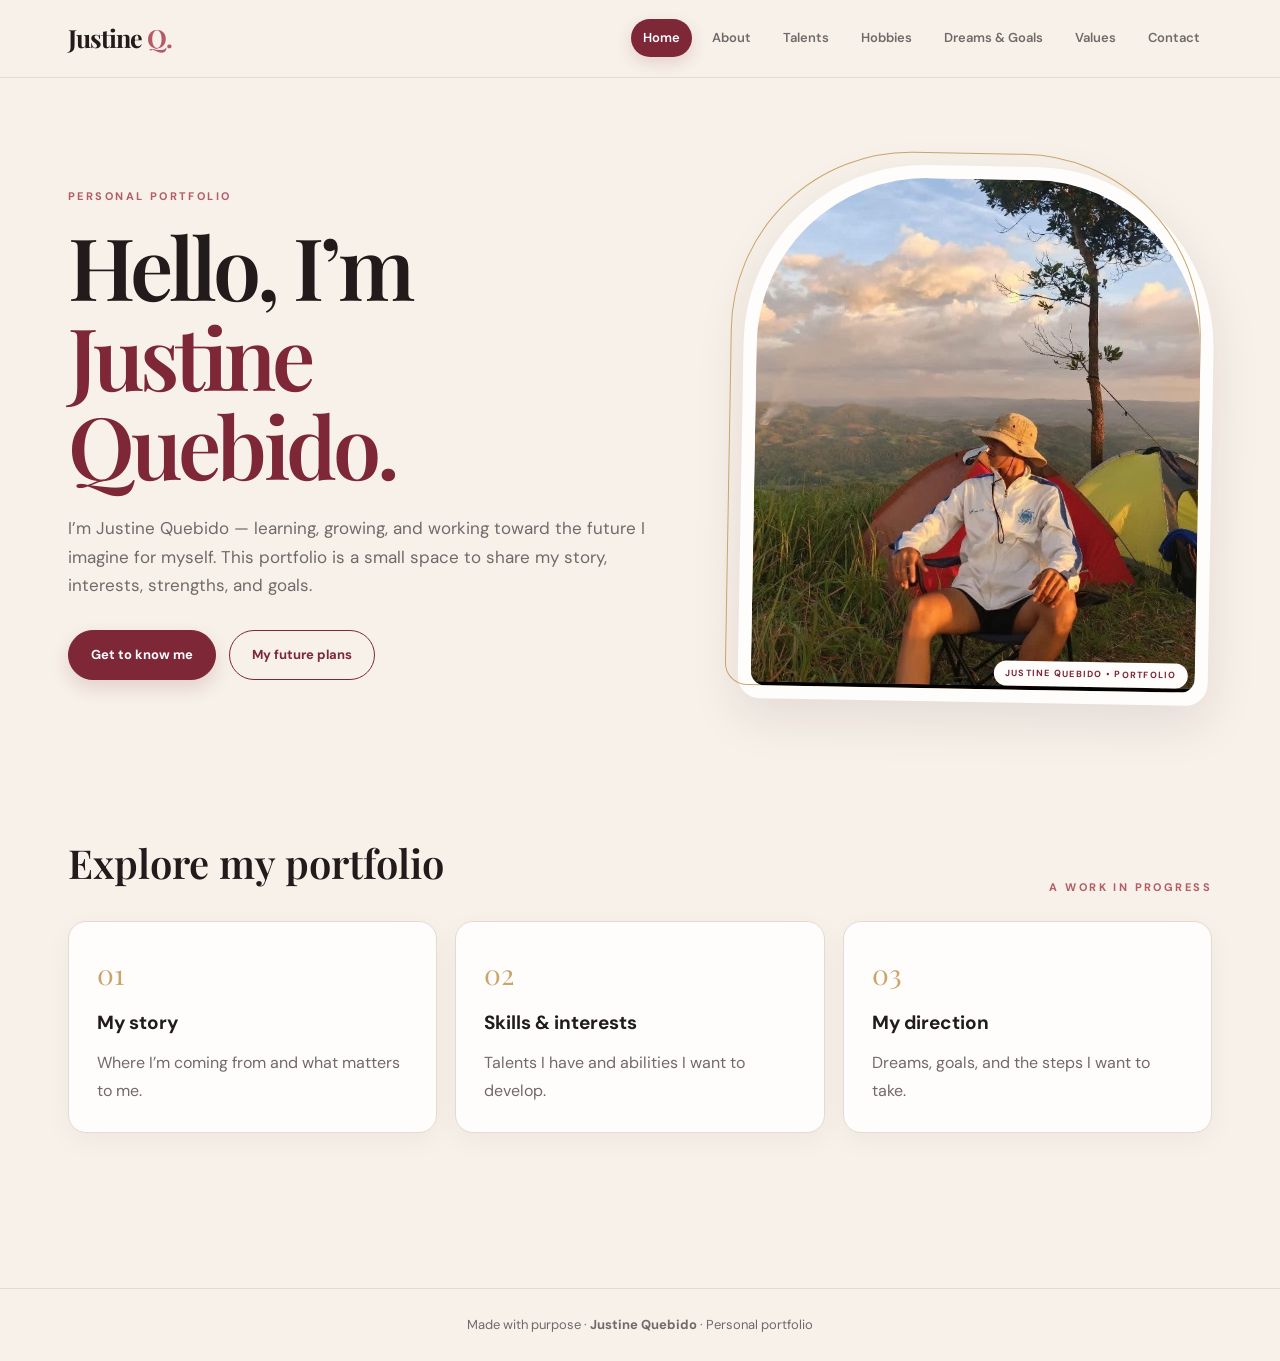
<file: index.html>
<!DOCTYPE html>
<html lang="en">
 <head>
  <meta charset="utf-8"/>
  <meta content="width=device-width,initial-scale=1" name="viewport"/>
  <meta content="Personal portfolio of Justine Quebido" name="description"/>
  <title>
   Home | Justine Quebido
  </title>
  <link href="style.css" rel="stylesheet"/>
 </head>
 <body>
  <header>
   <div class="nav">
    <a class="brand" href="index.html">
     Justine
     <span>
      Q.
     </span>
    </a>
    <nav>
     <a class="active" href="index.html">
      Home
     </a>
     <a class="" href="about.html">
      About
     </a>
     <a class="" href="courses.html">
      Talents
     </a>
     <a class="" href="events.html">
      Hobbies
     </a>
     <a class="" href="trainers.html">
      Dreams &amp; Goals
     </a>
     <a class="" href="pricing.html">
      Values
     </a>
     <a class="" href="contact.html">
      Contact
     </a>
    </nav>
   </div>
  </header>
  <main>
   <section class="hero">
    <div>
     <div class="eyebrow">
      PERSONAL PORTFOLIO
     </div>
     <h1>
      Hello, I&rsquo;m
      <br/>
      <span>
       Justine Quebido.
      </span>
     </h1>
     <p class="lead">
      I&rsquo;m Justine Quebido &mdash; learning, growing, and working toward the future I imagine for myself. This portfolio is a small space to share my story, interests, strengths, and goals.
     </p>
     <div class="buttons">
      <a class="btn" href="about.html">
       Get to know me
      </a>
      <a class="btn alt" href="trainers.html">
       My future plans
      </a>
     </div>
    </div>
    <div class="portrait-wrap">
     <img alt="Justine Quebido profile photo" class="portrait" src="assets/profile.jpg"/>
    </div>
   </section>
   <section class="section">
    <div class="section-head">
     <h2>
      Explore my portfolio
     </h2>
     <span class="eyebrow">
      A work in progress
     </span>
    </div>
    <div class="cards">
     <article class="card">
      <span class="number">
       01
      </span>
      <h3>
       My story
      </h3>
      <p>
       Where I&rsquo;m coming from and what matters to me.
      </p>
     </article>
     <article class="card">
      <span class="number">
       02
      </span>
      <h3>
       Skills &amp; interests
      </h3>
      <p>
       Talents I have and abilities I want to develop.
      </p>
     </article>
     <article class="card">
      <span class="number">
       03
      </span>
      <h3>
       My direction
      </h3>
      <p>
       Dreams, goals, and the steps I want to take.
      </p>
     </article>
    </div>
   </section>
  </main>
  <footer>
   Made with purpose &middot;
   <strong>
    Justine Quebido
   </strong>
   &middot; Personal portfolio
  </footer>
  <script src="script.js">
  </script>
 </body>
</html>
</file>
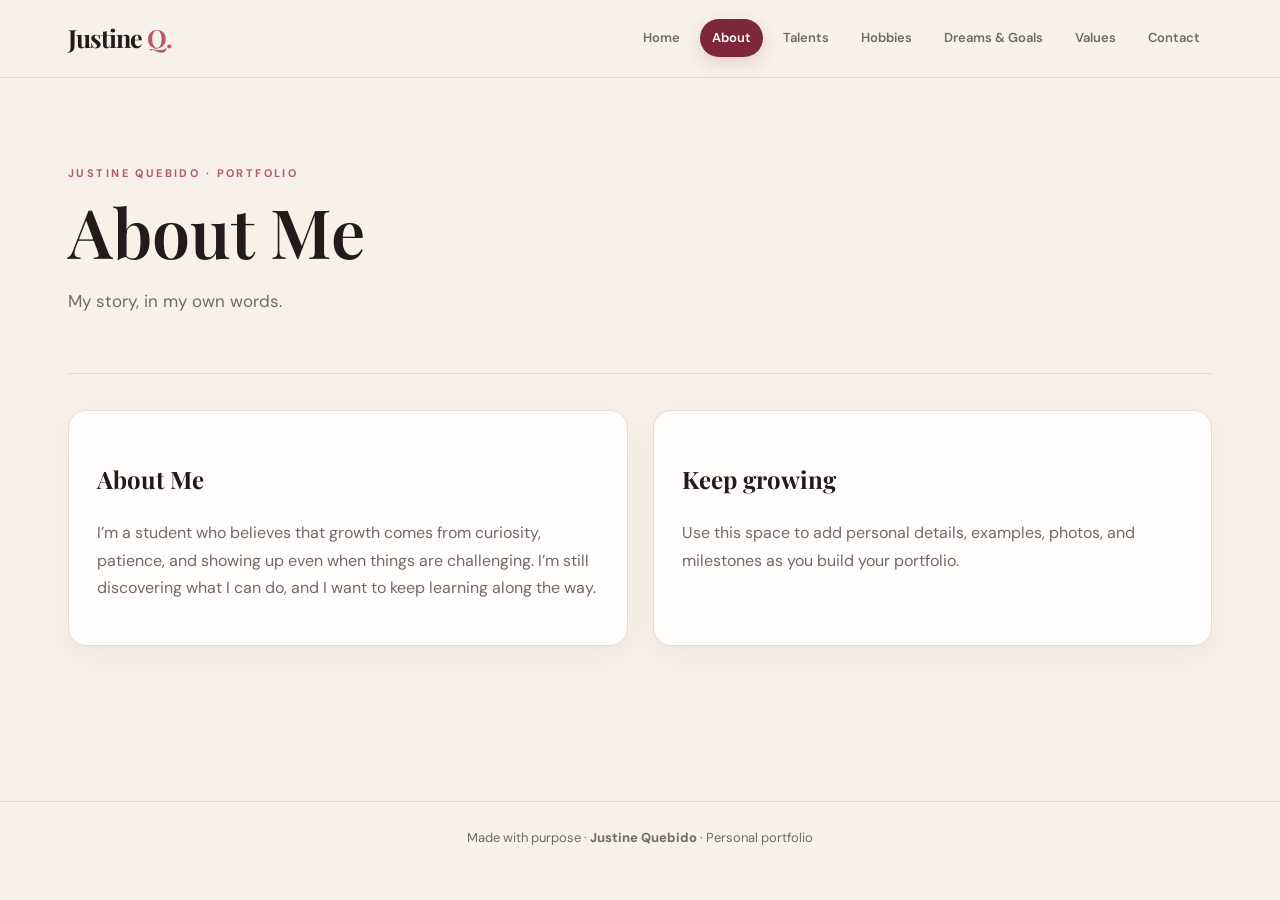
<file: about.html>
<!DOCTYPE html>
<html lang="en">
 <head>
  <meta charset="utf-8"/>
  <meta content="width=device-width,initial-scale=1" name="viewport"/>
  <meta content="Personal portfolio of Justine Quebido" name="description"/>
  <title>
   About Me | Justine Quebido
  </title>
  <link href="style.css" rel="stylesheet"/>
 </head>
 <body>
  <header>
   <div class="nav">
    <a class="brand" href="index.html">
     Justine
     <span>
      Q.
     </span>
    </a>
    <nav>
     <a class="" href="index.html">
      Home
     </a>
     <a class="active" href="about.html">
      About
     </a>
     <a class="" href="courses.html">
      Talents
     </a>
     <a class="" href="events.html">
      Hobbies
     </a>
     <a class="" href="trainers.html">
      Dreams &amp; Goals
     </a>
     <a class="" href="pricing.html">
      Values
     </a>
     <a class="" href="contact.html">
      Contact
     </a>
    </nav>
   </div>
  </header>
  <main>
   <section class="page-intro">
    <div class="eyebrow">
     JUSTINE QUEBIDO &middot; PORTFOLIO
    </div>
    <h1 class="page-title">
     About Me
    </h1>
    <p class="lead">
     My story, in my own words.
    </p>
   </section>
   <section class="content-grid">
    <article class="panel">
     <h2>
      About Me
     </h2>
     <p>
      I&rsquo;m a student who believes that growth comes from curiosity, patience, and showing up even when things are challenging. I&rsquo;m still discovering what I can do, and I want to keep learning along the way.
     </p>
    </article>
    <article class="panel">
     <h2>
      Keep growing
     </h2>
     <p>
      Use this space to add personal details, examples, photos, and milestones as you build your portfolio.
     </p>
    </article>
   </section>
  </main>
  <footer>
   Made with purpose &middot;
   <strong>
    Justine Quebido
   </strong>
   &middot; Personal portfolio
  </footer>
  <script src="script.js">
  </script>
 </body>
</html>
</file>
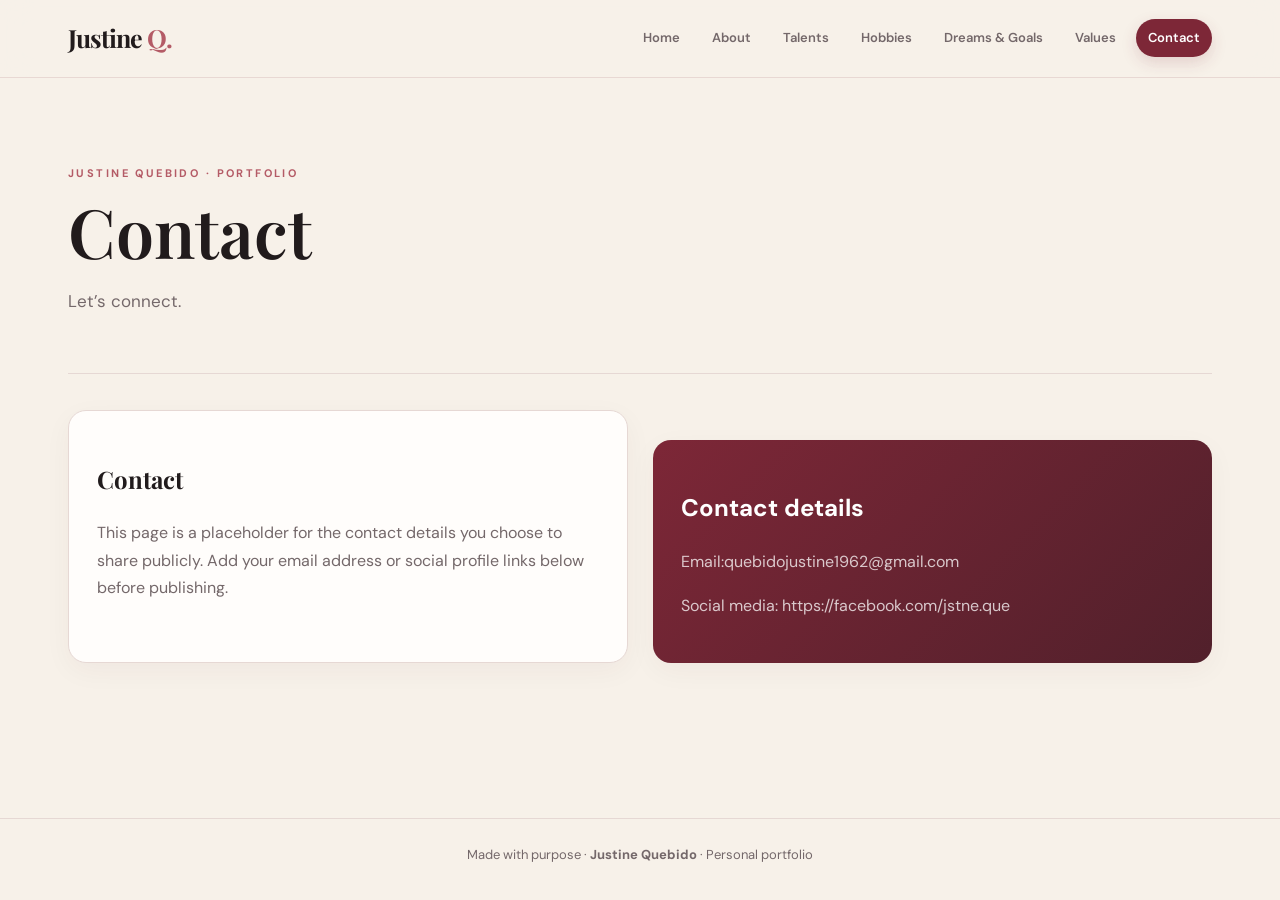
<file: contact.html>
<!DOCTYPE html>
<html lang="en">
 <head>
  <meta charset="utf-8"/>
  <meta content="width=device-width,initial-scale=1" name="viewport"/>
  <meta content="Personal portfolio of Justine Quebido" name="description"/>
  <title>
   Contact | Justine Quebido
  </title>
  <link href="style.css" rel="stylesheet"/>
 </head>
 <body>
  <header>
   <div class="nav">
    <a class="brand" href="index.html">
     Justine
     <span>
      Q.
     </span>
    </a>
    <nav>
     <a class="" href="index.html">
      Home
     </a>
     <a class="" href="about.html">
      About
     </a>
     <a class="" href="courses.html">
      Talents
     </a>
     <a class="" href="events.html">
      Hobbies
     </a>
     <a class="" href="trainers.html">
      Dreams &amp; Goals
     </a>
     <a class="" href="pricing.html">
      Values
     </a>
     <a class="active" href="contact.html">
      Contact
     </a>
    </nav>
   </div>
  </header>
  <main>
   <section class="page-intro">
    <div class="eyebrow">
     JUSTINE QUEBIDO &middot; PORTFOLIO
    </div>
    <h1 class="page-title">
     Contact
    </h1>
    <p class="lead">
     Let&rsquo;s connect.
    </p>
   </section>
   <section class="content-grid">
    <article class="panel">
     <h2>
      Contact
     </h2>
     <p>
      This page is a placeholder for the contact details you choose to share publicly. Add your email address or social profile links below before publishing.
     </p>
    </article>
    <div class="contact-box">
     <h2>
      Contact details
     </h2>
     <p>
      Email:quebidojustine1962@gmail.com
     </p>
     <p>
      Social media: https://facebook.com/jstne.que
     </p>
     <p>
      
     </p>
    </div>
   </section>
  </main>
  <footer>
   Made with purpose &middot;
   <strong>
    Justine Quebido
   </strong>
   &middot; Personal portfolio
  </footer>
  <script src="script.js">
  </script>
 </body>
</html>
</file>
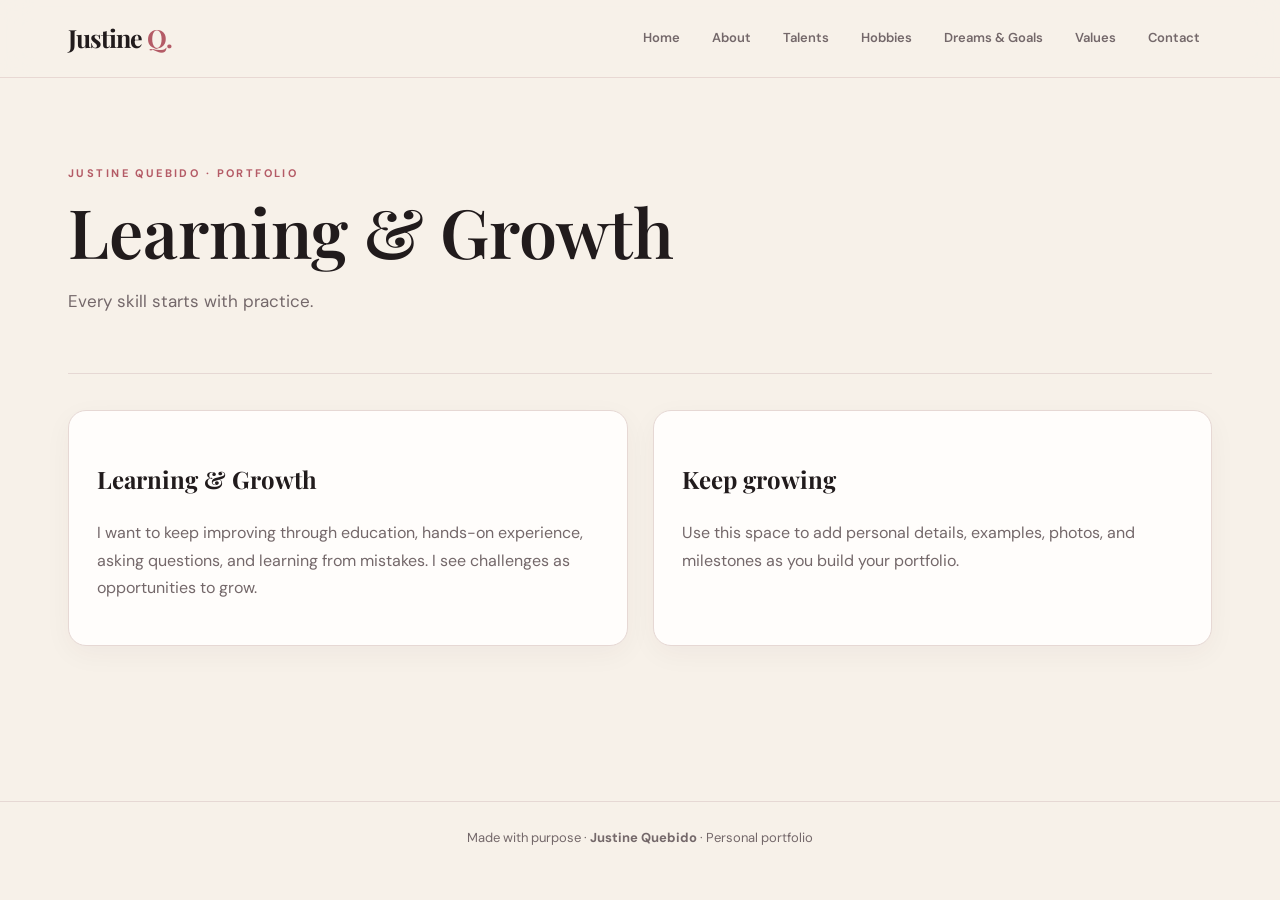
<file: course-details.html>
<!DOCTYPE html>
<html lang="en">
 <head>
  <meta charset="utf-8"/>
  <meta content="width=device-width,initial-scale=1" name="viewport"/>
  <meta content="Personal portfolio of Justine Quebido" name="description"/>
  <title>
   Learning &amp; Growth | Justine Quebido
  </title>
  <link href="style.css" rel="stylesheet"/>
 </head>
 <body>
  <header>
   <div class="nav">
    <a class="brand" href="index.html">
     Justine
     <span>
      Q.
     </span>
    </a>
    <nav>
     <a class="" href="index.html">
      Home
     </a>
     <a class="" href="about.html">
      About
     </a>
     <a class="" href="courses.html">
      Talents
     </a>
     <a class="" href="events.html">
      Hobbies
     </a>
     <a class="" href="trainers.html">
      Dreams &amp; Goals
     </a>
     <a class="" href="pricing.html">
      Values
     </a>
     <a class="" href="contact.html">
      Contact
     </a>
    </nav>
   </div>
  </header>
  <main>
   <section class="page-intro">
    <div class="eyebrow">
     JUSTINE QUEBIDO &middot; PORTFOLIO
    </div>
    <h1 class="page-title">
     Learning &amp; Growth
    </h1>
    <p class="lead">
     Every skill starts with practice.
    </p>
   </section>
   <section class="content-grid">
    <article class="panel">
     <h2>
      Learning &amp; Growth
     </h2>
     <p>
      I want to keep improving through education, hands-on experience, asking questions, and learning from mistakes. I see challenges as opportunities to grow.
     </p>
    </article>
    <article class="panel">
     <h2>
      Keep growing
     </h2>
     <p>
      Use this space to add personal details, examples, photos, and milestones as you build your portfolio.
     </p>
    </article>
   </section>
  </main>
  <footer>
   Made with purpose &middot;
   <strong>
    Justine Quebido
   </strong>
   &middot; Personal portfolio
  </footer>
  <script src="script.js">
  </script>
 </body>
</html>
</file>
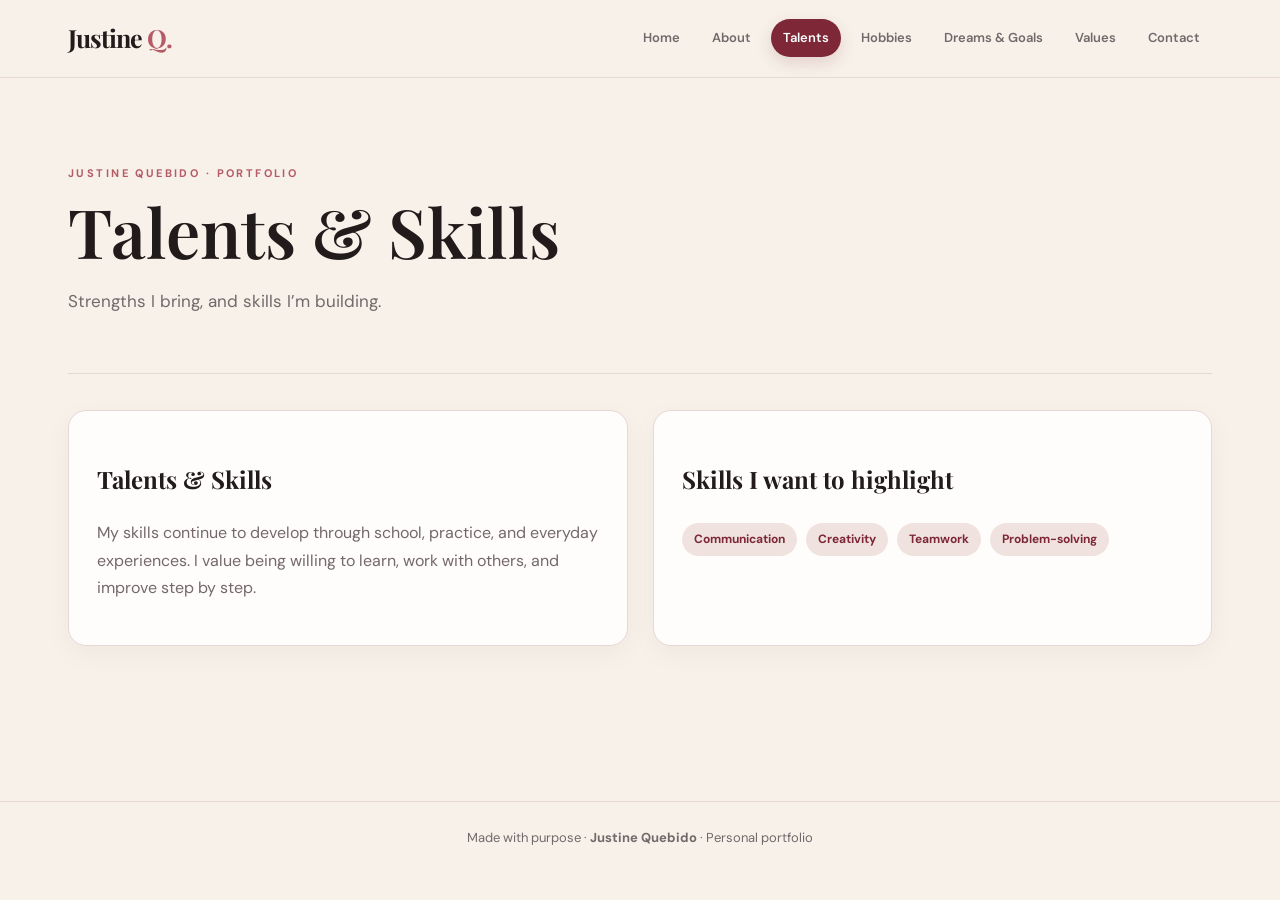
<file: courses.html>
<!DOCTYPE html>
<html lang="en">
 <head>
  <meta charset="utf-8"/>
  <meta content="width=device-width,initial-scale=1" name="viewport"/>
  <meta content="Personal portfolio of Justine Quebido" name="description"/>
  <title>
   Talents &amp; Skills | Justine Quebido
  </title>
  <link href="style.css" rel="stylesheet"/>
 </head>
 <body>
  <header>
   <div class="nav">
    <a class="brand" href="index.html">
     Justine
     <span>
      Q.
     </span>
    </a>
    <nav>
     <a class="" href="index.html">
      Home
     </a>
     <a class="" href="about.html">
      About
     </a>
     <a class="active" href="courses.html">
      Talents
     </a>
     <a class="" href="events.html">
      Hobbies
     </a>
     <a class="" href="trainers.html">
      Dreams &amp; Goals
     </a>
     <a class="" href="pricing.html">
      Values
     </a>
     <a class="" href="contact.html">
      Contact
     </a>
    </nav>
   </div>
  </header>
  <main>
   <section class="page-intro">
    <div class="eyebrow">
     JUSTINE QUEBIDO &middot; PORTFOLIO
    </div>
    <h1 class="page-title">
     Talents &amp; Skills
    </h1>
    <p class="lead">
     Strengths I bring, and skills I&rsquo;m building.
    </p>
   </section>
   <section class="content-grid">
    <article class="panel">
     <h2>
      Talents &amp; Skills
     </h2>
     <p>
      My skills continue to develop through school, practice, and everyday experiences. I value being willing to learn, work with others, and improve step by step.
     </p>
    </article>
    <div class="panel">
     <h2>
      Skills I want to highlight
     </h2>
     <span class="tag">
      Communication
     </span>
     <span class="tag">
      Creativity
     </span>
     <span class="tag">
      Teamwork
     </span>
     <span class="tag">
      Problem-solving
     </span>
     <p class="lead">
      
     </p>
    </div>
   </section>
  </main>
  <footer>
   Made with purpose &middot;
   <strong>
    Justine Quebido
   </strong>
   &middot; Personal portfolio
  </footer>
  <script src="script.js">
  </script>
 </body>
</html>
</file>
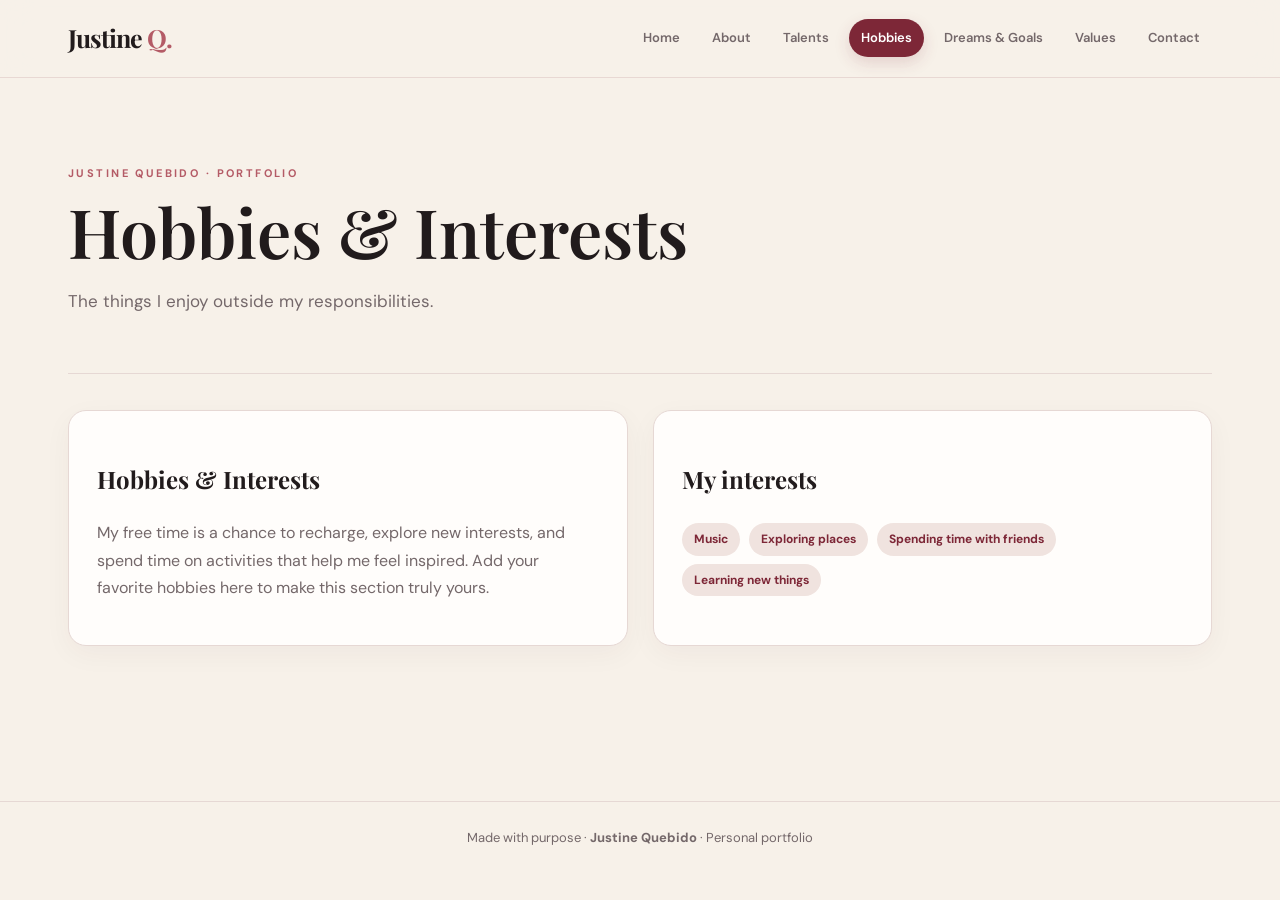
<file: events.html>
<!DOCTYPE html>
<html lang="en">
 <head>
  <meta charset="utf-8"/>
  <meta content="width=device-width,initial-scale=1" name="viewport"/>
  <meta content="Personal portfolio of Justine Quebido" name="description"/>
  <title>
   Hobbies &amp; Interests | Justine Quebido
  </title>
  <link href="style.css" rel="stylesheet"/>
 </head>
 <body>
  <header>
   <div class="nav">
    <a class="brand" href="index.html">
     Justine
     <span>
      Q.
     </span>
    </a>
    <nav>
     <a class="" href="index.html">
      Home
     </a>
     <a class="" href="about.html">
      About
     </a>
     <a class="" href="courses.html">
      Talents
     </a>
     <a class="active" href="events.html">
      Hobbies
     </a>
     <a class="" href="trainers.html">
      Dreams &amp; Goals
     </a>
     <a class="" href="pricing.html">
      Values
     </a>
     <a class="" href="contact.html">
      Contact
     </a>
    </nav>
   </div>
  </header>
  <main>
   <section class="page-intro">
    <div class="eyebrow">
     JUSTINE QUEBIDO &middot; PORTFOLIO
    </div>
    <h1 class="page-title">
     Hobbies &amp; Interests
    </h1>
    <p class="lead">
     The things I enjoy outside my responsibilities.
    </p>
   </section>
   <section class="content-grid">
    <article class="panel">
     <h2>
      Hobbies &amp; Interests
     </h2>
     <p>
      My free time is a chance to recharge, explore new interests, and spend time on activities that help me feel inspired. Add your favorite hobbies here to make this section truly yours.
     </p>
    </article>
    <div class="panel">
     <h2>
      My interests
     </h2>
     <span class="tag">
      Music
     </span>
     <span class="tag">
      Exploring places
     </span>
     <span class="tag">
      Spending time with friends
     </span>
     <span class="tag">
      Learning new things
     </span>
     <p class="lead">
    
     </p>
    </div>
   </section>
  </main>
  <footer>
   Made with purpose &middot;
   <strong>
    Justine Quebido
   </strong>
   &middot; Personal portfolio
  </footer>
  <script src="script.js">
  </script>
 </body>
</html>
</file>
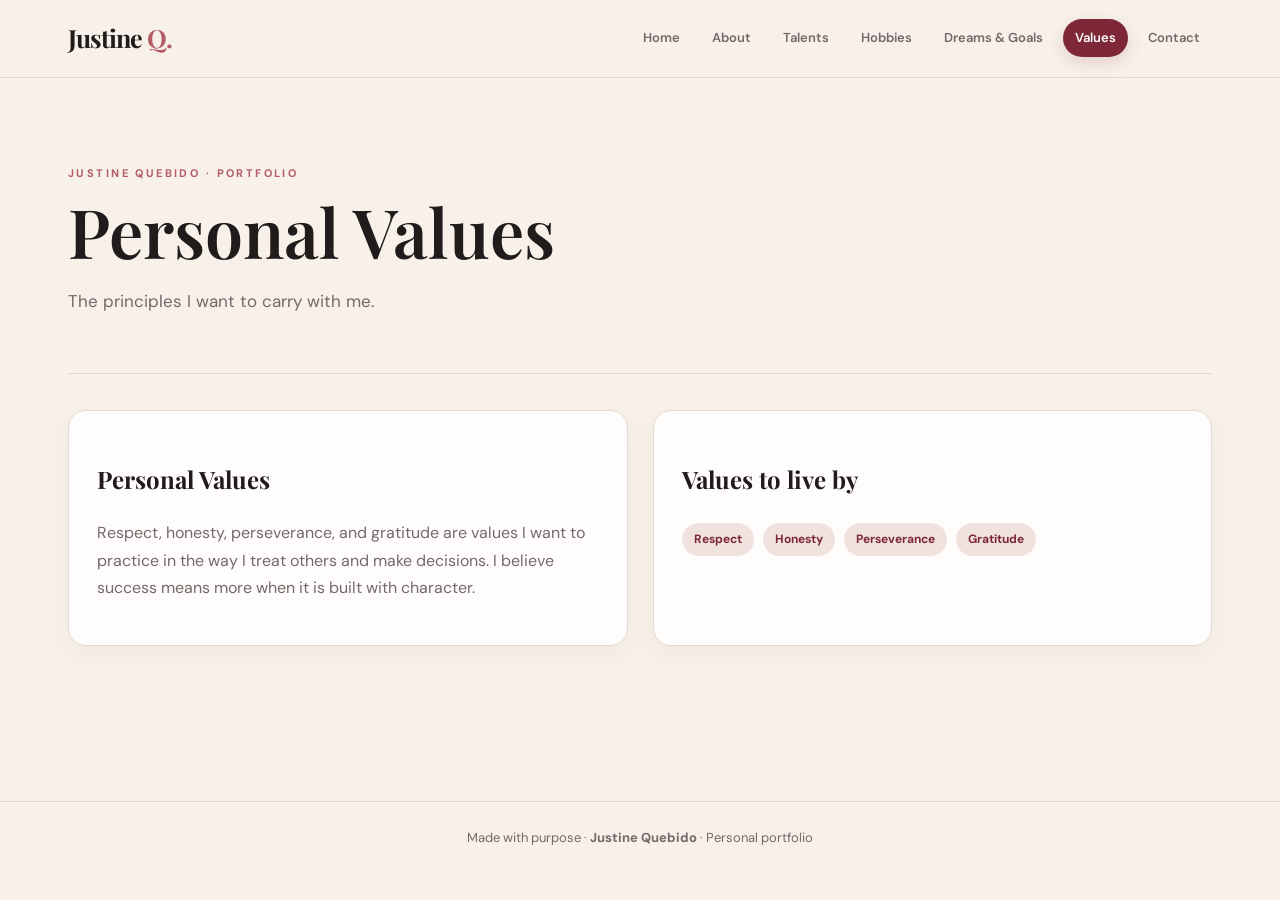
<file: pricing.html>
<!DOCTYPE html>
<html lang="en">
 <head>
  <meta charset="utf-8"/>
  <meta content="width=device-width,initial-scale=1" name="viewport"/>
  <meta content="Personal portfolio of Justine Quebido" name="description"/>
  <title>
   Personal Values | Justine Quebido
  </title>
  <link href="style.css" rel="stylesheet"/>
 </head>
 <body>
  <header>
   <div class="nav">
    <a class="brand" href="index.html">
     Justine
     <span>
      Q.
     </span>
    </a>
    <nav>
     <a class="" href="index.html">
      Home
     </a>
     <a class="" href="about.html">
      About
     </a>
     <a class="" href="courses.html">
      Talents
     </a>
     <a class="" href="events.html">
      Hobbies
     </a>
     <a class="" href="trainers.html">
      Dreams &amp; Goals
     </a>
     <a class="active" href="pricing.html">
      Values
     </a>
     <a class="" href="contact.html">
      Contact
     </a>
    </nav>
   </div>
  </header>
  <main>
   <section class="page-intro">
    <div class="eyebrow">
     JUSTINE QUEBIDO &middot; PORTFOLIO
    </div>
    <h1 class="page-title">
     Personal Values
    </h1>
    <p class="lead">
     The principles I want to carry with me.
    </p>
   </section>
   <section class="content-grid">
    <article class="panel">
     <h2>
      Personal Values
     </h2>
     <p>
      Respect, honesty, perseverance, and gratitude are values I want to practice in the way I treat others and make decisions. I believe success means more when it is built with character.
     </p>
    </article>
    <div class="panel">
     <h2>
      Values to live by
     </h2>
     <span class="tag">
      Respect
     </span>
     <span class="tag">
      Honesty
     </span>
     <span class="tag">
      Perseverance
     </span>
     <span class="tag">
      Gratitude
     </span>
    </div>
   </section>
  </main>
  <footer>
   Made with purpose &middot;
   <strong>
    Justine Quebido
   </strong>
   &middot; Personal portfolio
  </footer>
  <script src="script.js">
  </script>
 </body>
</html>
</file>
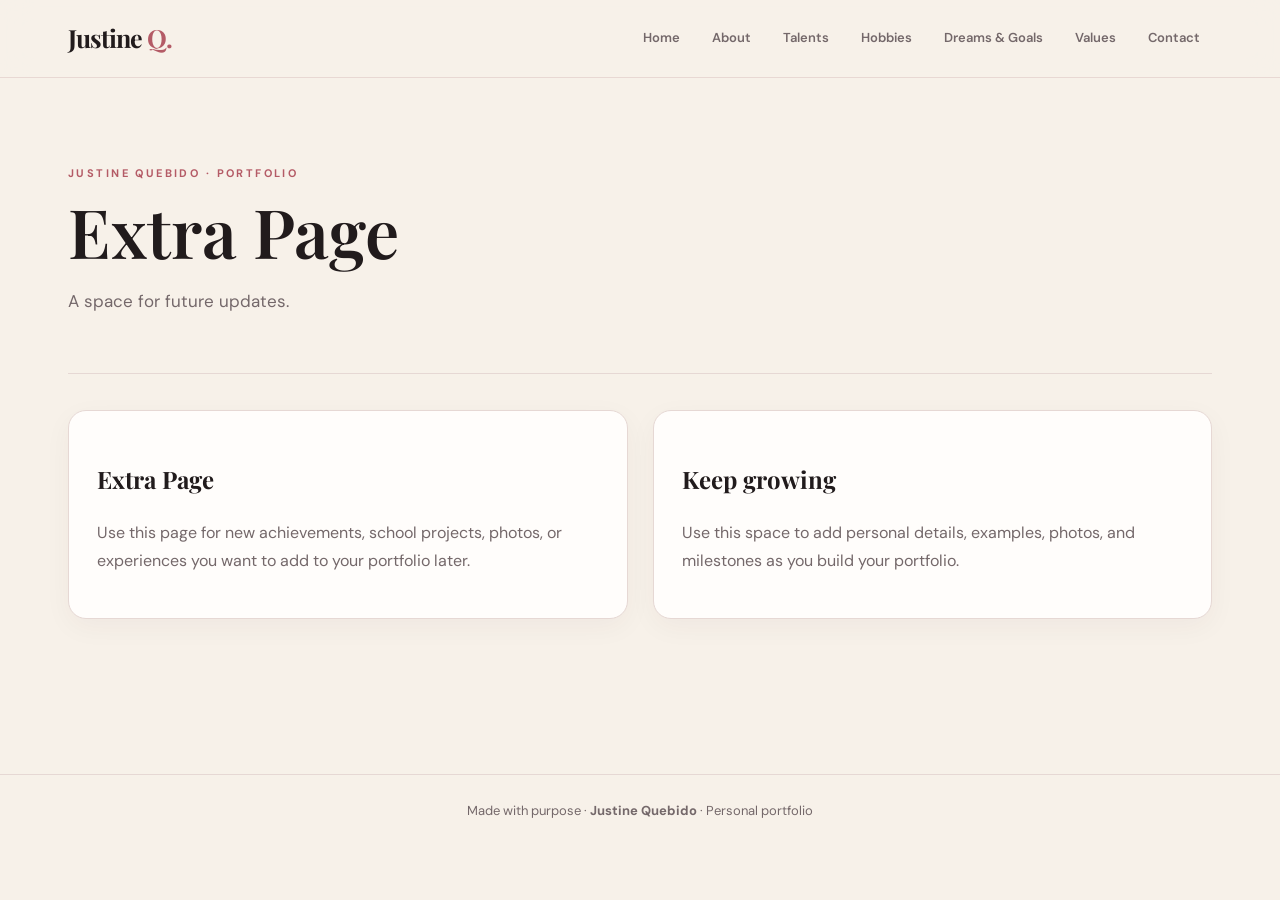
<file: starter-page.html>
<!DOCTYPE html>
<html lang="en">
 <head>
  <meta charset="utf-8"/>
  <meta content="width=device-width,initial-scale=1" name="viewport"/>
  <meta content="Personal portfolio of Justine Quebido" name="description"/>
  <title>
   Extra Page | Justine Quebido
  </title>
  <link href="style.css" rel="stylesheet"/>
 </head>
 <body>
  <header>
   <div class="nav">
    <a class="brand" href="index.html">
     Justine
     <span>
      Q.
     </span>
    </a>
    <nav>
     <a class="" href="index.html">
      Home
     </a>
     <a class="" href="about.html">
      About
     </a>
     <a class="" href="courses.html">
      Talents
     </a>
     <a class="" href="events.html">
      Hobbies
     </a>
     <a class="" href="trainers.html">
      Dreams &amp; Goals
     </a>
     <a class="" href="pricing.html">
      Values
     </a>
     <a class="" href="contact.html">
      Contact
     </a>
    </nav>
   </div>
  </header>
  <main>
   <section class="page-intro">
    <div class="eyebrow">
     JUSTINE QUEBIDO &middot; PORTFOLIO
    </div>
    <h1 class="page-title">
     Extra Page
    </h1>
    <p class="lead">
     A space for future updates.
    </p>
   </section>
   <section class="content-grid">
    <article class="panel">
     <h2>
      Extra Page
     </h2>
     <p>
      Use this page for new achievements, school projects, photos, or experiences you want to add to your portfolio later.
     </p>
    </article>
    <article class="panel">
     <h2>
      Keep growing
     </h2>
     <p>
      Use this space to add personal details, examples, photos, and milestones as you build your portfolio.
     </p>
    </article>
   </section>
  </main>
  <footer>
   Made with purpose &middot;
   <strong>
    Justine Quebido
   </strong>
   &middot; Personal portfolio
  </footer>
  <script src="script.js">
  </script>
 </body>
</html>
</file>
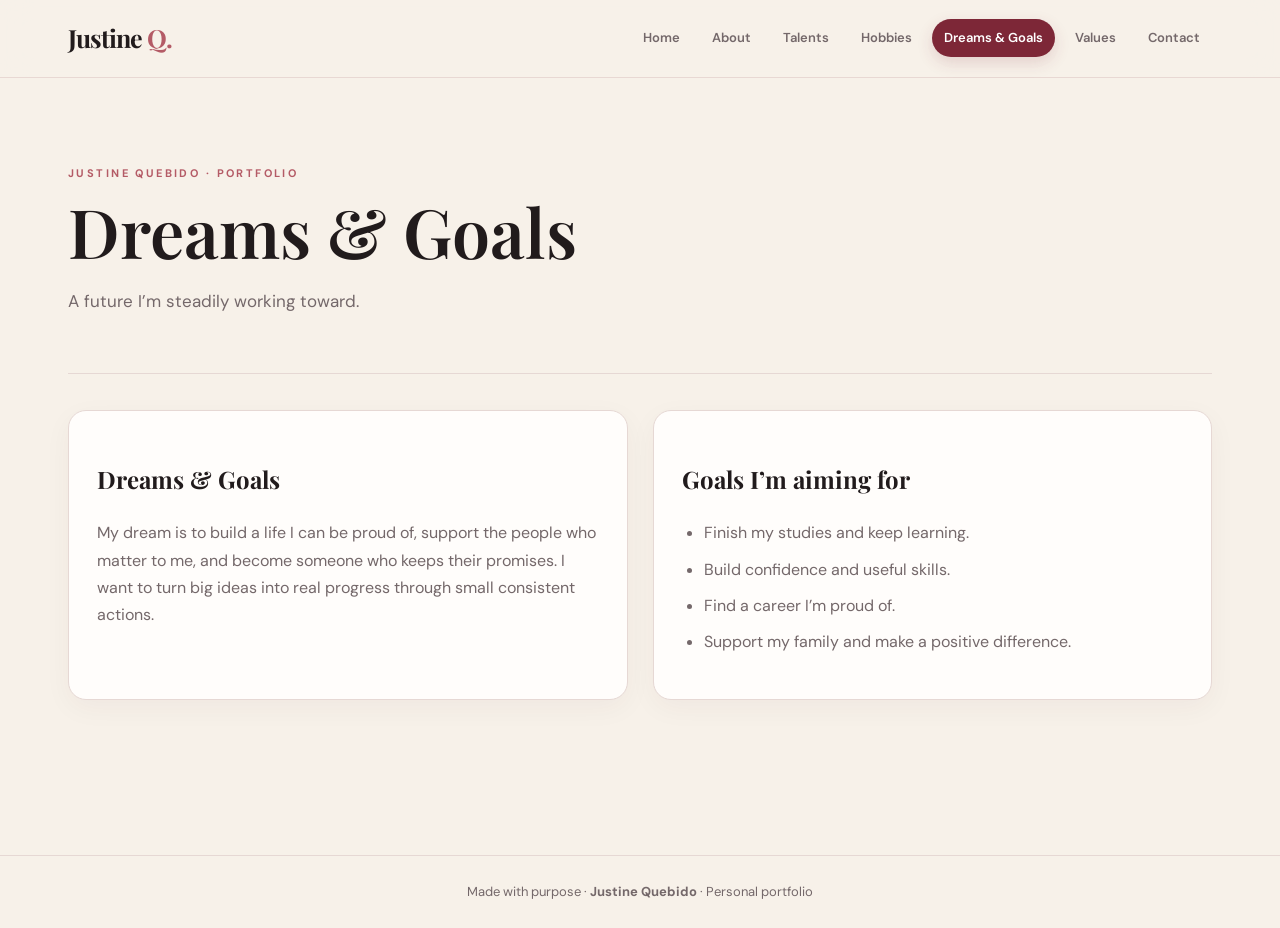
<file: trainers.html>
<!DOCTYPE html>
<html lang="en">
 <head>
  <meta charset="utf-8"/>
  <meta content="width=device-width,initial-scale=1" name="viewport"/>
  <meta content="Personal portfolio of Justine Quebido" name="description"/>
  <title>
   Dreams &amp; Goals | Justine Quebido
  </title>
  <link href="style.css" rel="stylesheet"/>
 </head>
 <body>
  <header>
   <div class="nav">
    <a class="brand" href="index.html">
     Justine
     <span>
      Q.
     </span>
    </a>
    <nav>
     <a class="" href="index.html">
      Home
     </a>
     <a class="" href="about.html">
      About
     </a>
     <a class="" href="courses.html">
      Talents
     </a>
     <a class="" href="events.html">
      Hobbies
     </a>
     <a class="active" href="trainers.html">
      Dreams &amp; Goals
     </a>
     <a class="" href="pricing.html">
      Values
     </a>
     <a class="" href="contact.html">
      Contact
     </a>
    </nav>
   </div>
  </header>
  <main>
   <section class="page-intro">
    <div class="eyebrow">
     JUSTINE QUEBIDO &middot; PORTFOLIO
    </div>
    <h1 class="page-title">
     Dreams &amp; Goals
    </h1>
    <p class="lead">
     A future I&rsquo;m steadily working toward.
    </p>
   </section>
   <section class="content-grid">
    <article class="panel">
     <h2>
      Dreams &amp; Goals
     </h2>
     <p>
      My dream is to build a life I can be proud of, support the people who matter to me, and become someone who keeps their promises. I want to turn big ideas into real progress through small consistent actions.
     </p>
    </article>
    <div class="panel">
     <h2>
      Goals I&rsquo;m aiming for
     </h2>
     <ul class="list">
      <li>
       Finish my studies and keep learning.
      </li>
      <li>
       Build confidence and useful skills.
      </li>
      <li>
       Find a career I&rsquo;m proud of.
      </li>
      <li>
       Support my family and make a positive difference.
      </li>
     </ul>
    </div>
   </section>
  </main>
  <footer>
   Made with purpose &middot;
   <strong>
    Justine Quebido
   </strong>
   &middot; Personal portfolio
  </footer>
  <script src="script.js">
  </script>
 </body>
</html>
</file>
<file: style.css>
@import url('https://fonts.googleapis.com/css2?family=DM+Sans:wght@400;500;600;700&family=Playfair+Display:wght@500;600;700&display=swap');
:root{--ink:#211b1c;--muted:#74686a;--paper:#f7f1e9;--white:#fffdfb;--accent:#7d2737;--accent2:#b45b66;--line:#e6d8d4;--gold:#c9a46b;--shadow:0 18px 50px rgba(63,24,35,.10);}
*{box-sizing:border-box}html{scroll-behavior:smooth}body{margin:0;background:var(--paper);color:var(--ink);font-family:'DM Sans',sans-serif;line-height:1.7}a{color:inherit;text-decoration:none}header{position:sticky;top:0;z-index:20;background:rgba(247,241,233,.9);backdrop-filter:blur(16px);border-bottom:1px solid rgba(125,39,55,.12)}.nav{max-width:1200px;margin:auto;padding:17px 28px;display:flex;align-items:center;justify-content:space-between;gap:24px}.brand{font-family:'Playfair Display',serif;font-size:25px;font-weight:700;letter-spacing:-.04em;white-space:nowrap}.brand span{color:var(--accent2)}nav{display:flex;align-items:center;justify-content:flex-end;gap:8px;flex-wrap:wrap}nav a{padding:8px 12px;border-radius:30px;font-size:13px;font-weight:600;color:var(--muted);transition:.2s ease}nav a:hover,nav a.active{background:var(--accent);color:#fff;box-shadow:0 6px 16px rgba(125,39,55,.16)}main{max-width:1200px;margin:auto;padding:58px 28px 90px}.eyebrow{color:var(--accent2);font-size:11px;font-weight:700;letter-spacing:.22em;text-transform:uppercase}.hero{display:grid;grid-template-columns:1.08fr .92fr;gap:64px;align-items:center;min-height:570px;padding:30px 0 55px}.hero h1,.page-title,.section h2,.section-head h2{font-family:'Playfair Display',serif;font-weight:600}.hero h1{font-size:clamp(46px,7vw,86px);line-height:1.04;margin:16px 0 24px;letter-spacing:-.045em}.hero h1 span{color:var(--accent)}.lead{max-width:620px;color:var(--muted);font-size:17px}.buttons{display:flex;gap:13px;flex-wrap:wrap;margin-top:30px}.btn{display:inline-flex;align-items:center;justify-content:center;padding:13px 22px;border:1px solid var(--accent);border-radius:40px;background:var(--accent);color:white;font-size:13px;font-weight:700;box-shadow:0 8px 18px rgba(125,39,55,.16);transition:transform .2s,box-shadow .2s}.btn:hover{transform:translateY(-3px);box-shadow:0 12px 24px rgba(125,39,55,.23)}.btn.alt{background:transparent;color:var(--accent);box-shadow:none}.portrait-wrap{position:relative;padding:13px;background:var(--white);border-radius:180px 180px 22px 22px;box-shadow:var(--shadow);transform:rotate(1deg);max-width:470px;margin-left:auto}.portrait-wrap:before{content:'';position:absolute;inset:-13px 13px 13px -13px;border:1px solid var(--gold);border-radius:180px 180px 22px 22px;z-index:-1}.portrait{width:100%;height:510px;object-fit:cover;object-position:center 25%;display:block;border-radius:170px 170px 14px 14px}.portrait-wrap:after{content:'JUSTINE QUEBIDO • PORTFOLIO';position:absolute;bottom:17px;right:20px;background:var(--white);padding:5px 11px;border-radius:30px;color:var(--accent);font-size:9px;font-weight:700;letter-spacing:.14em}.section{margin-top:72px}.section-head{display:flex;justify-content:space-between;align-items:end;gap:20px;margin-bottom:24px}.section h2,.section-head h2{font-size:clamp(27px,4vw,40px);margin:0}.cards{display:grid;grid-template-columns:repeat(3,1fr);gap:18px}.card,.panel,.contact-box{background:var(--white);padding:28px;border:1px solid var(--line);border-radius:18px;box-shadow:0 8px 28px rgba(63,24,35,.045);transition:transform .2s,box-shadow .2s}.card:hover{transform:translateY(-5px);box-shadow:var(--shadow)}.card .number{color:var(--gold);font-family:'Playfair Display',serif;font-size:28px}.card h3{margin:10px 0;font-size:19px}.card p{color:var(--muted);margin:0}.page-intro{padding:28px 0 40px;border-bottom:1px solid var(--line)}.page-title{font-size:clamp(38px,6vw,68px);line-height:1.1;margin:12px 0 18px}.content-grid{display:grid;grid-template-columns:1fr 1fr;gap:25px;margin-top:36px}.panel h2,.panel h3{font-family:'Playfair Display',serif}.panel p{color:var(--muted)}.list{padding-left:22px;color:var(--muted)}.list li{margin:9px 0}.tag{display:inline-block;padding:6px 12px;border-radius:30px;background:#f0e3df;color:var(--accent);font-size:12px;font-weight:700;margin:4px 5px 4px 0}.contact-box{margin-top:30px;background:linear-gradient(135deg,#7d2737,#51202b);color:#fff;border:0}.contact-box p{color:rgba(255,255,255,.75)}footer{margin-top:65px;padding:25px 0;border-top:1px solid var(--line);color:var(--muted);font-size:13px;text-align:center}::selection{background:var(--accent2);color:#fff}
@media(max-width:850px){.nav{align-items:flex-start;flex-direction:column;padding:15px 20px}nav{justify-content:flex-start;gap:3px}nav a{padding:7px 10px;font-size:12px}.hero{grid-template-columns:1fr;gap:38px;padding-top:10px;min-height:auto}.hero>div:first-child{order:1}.portrait-wrap{order:0;margin:0 auto;max-width:390px}.portrait{height:430px}.hero h1{font-size:clamp(44px,11vw,70px)}main{padding:38px 20px 65px}.cards{grid-template-columns:1fr 1fr}.content-grid{grid-template-columns:1fr}.section-head{align-items:flex-start;flex-direction:column}}
@media(max-width:540px){.cards{grid-template-columns:1fr}.nav{gap:10px}nav{width:100%}nav a{font-size:11px;padding:7px 9px}.hero{gap:28px}.portrait-wrap{max-width:330px}.portrait{height:390px}.section{margin-top:52px}.card,.panel,.contact-box{padding:22px}}
</file>
